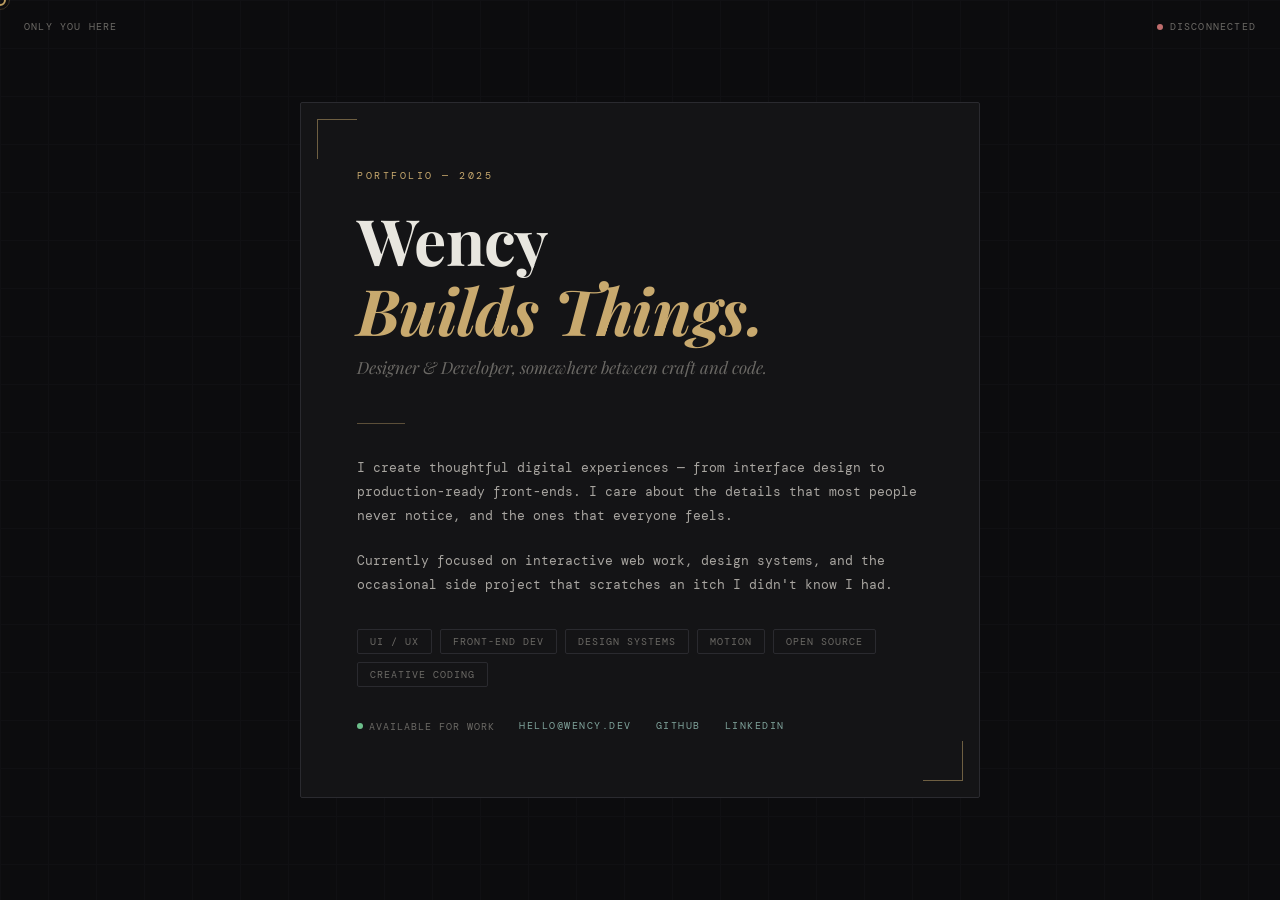
<file: index.html>
<!DOCTYPE html>
<html lang="en">
<head>
  <meta charset="UTF-8" />
  <meta name="viewport" content="width=device-width, initial-scale=1.0" />
  <title>Wency — Portfolio</title>
  <link rel="preconnect" href="https://fonts.googleapis.com" />
  <link href="https://fonts.googleapis.com/css2?family=Playfair+Display:ital,wght@0,400;0,700;1,400&family=DM+Mono:wght@300;400&display=swap" rel="stylesheet" />

  <style>
    /* ─── RESET & BASE ─────────────────────────────────────── */
    *, *::before, *::after { box-sizing: border-box; margin: 0; padding: 0; }

    :root {
      --bg:       #0c0c0e;
      --surface:  #141416;
      --border:   #2a2a2f;
      --text:     #e8e6df;
      --muted:    #6b6965;
      --accent:   #c8a96e;
      --accent2:  #7fa39b;
      --font-display: 'Playfair Display', Georgia, serif;
      --font-mono:    'DM Mono', monospace;
    }

    html, body {
      height: 100%;
      background: var(--bg);
      color: var(--text);
      font-family: var(--font-mono);
      cursor: none;           /* hide native cursor so our custom one shines */
      overflow-x: hidden;
    }

    /* ─── CUSTOM LOCAL CURSOR ─────────────────────────────── */
    #local-cursor {
      position: fixed;
      width: 12px;
      height: 12px;
      border: 2px solid var(--accent);
      border-radius: 50%;
      pointer-events: none;
      z-index: 9999;
      transform: translate(-50%, -50%);
      transition: transform 0.06s ease;
      mix-blend-mode: difference;
    }
    #local-cursor::after {
      content: '';
      position: absolute;
      inset: -6px;
      border-radius: 50%;
      border: 1px solid rgba(200,169,110,0.25);
      animation: pulse 2s infinite;
    }
    @keyframes pulse {
      0%, 100% { transform: scale(1); opacity: 1; }
      50%       { transform: scale(1.6); opacity: 0; }
    }

    /* ─── REMOTE CURSORS ──────────────────────────────────── */
    .remote-cursor {
      position: fixed;
      pointer-events: none;
      z-index: 9998;
      transform: translate(-50%, -50%);
      transition: left 0.08s linear, top 0.08s linear;
    }
    .remote-cursor .dot {
      width: 10px;
      height: 10px;
      border-radius: 50%;
      display: block;
    }
    .remote-cursor .label {
      font-family: var(--font-mono);
      font-size: 10px;
      letter-spacing: 0.04em;
      margin-top: 4px;
      white-space: nowrap;
      opacity: 0.85;
    }

    /* ─── NOTIFICATIONS ───────────────────────────────────── */
    #notif-area {
      position: fixed;
      bottom: 24px;
      left: 24px;
      z-index: 9997;
      display: flex;
      flex-direction: column-reverse;
      gap: 8px;
    }
    .notif {
      font-size: 11px;
      font-family: var(--font-mono);
      color: var(--muted);
      background: var(--surface);
      border: 1px solid var(--border);
      padding: 6px 12px;
      border-radius: 4px;
      animation: fadeIn 0.3s ease forwards;
      opacity: 0;
    }
    @keyframes fadeIn {
      to { opacity: 1; }
    }

    /* ─── CONNECTION STATUS ───────────────────────────────── */
    #status {
      position: fixed;
      top: 20px;
      right: 24px;
      font-size: 10px;
      letter-spacing: 0.12em;
      text-transform: uppercase;
      color: var(--muted);
      display: flex;
      align-items: center;
      gap: 7px;
    }
    #status-dot {
      width: 6px; height: 6px;
      border-radius: 50%;
      background: #555;
      transition: background 0.4s;
    }
    #status-dot.connected    { background: #6dbf8b; }
    #status-dot.disconnected { background: #bf6d6d; }

    /* ─── VISITOR COUNT ───────────────────────────────────── */
    #visitor-count {
      position: fixed;
      top: 20px;
      left: 24px;
      font-size: 10px;
      letter-spacing: 0.12em;
      text-transform: uppercase;
      color: var(--muted);
    }

    /* ─── MAIN PAGE LAYOUT ────────────────────────────────── */
    main {
      min-height: 100vh;
      display: grid;
      place-items: center;
      padding: 40px 24px;
    }

    .card {
      max-width: 680px;
      width: 100%;
      background: var(--surface);
      border: 1px solid var(--border);
      border-radius: 2px;
      padding: 64px 56px;
      position: relative;
      overflow: hidden;
    }

    /* decorative corner lines */
    .card::before, .card::after {
      content: '';
      position: absolute;
      width: 40px; height: 40px;
      border-color: var(--accent);
      border-style: solid;
      opacity: 0.5;
    }
    .card::before { top: 16px; left: 16px; border-width: 1px 0 0 1px; }
    .card::after  { bottom: 16px; right: 16px; border-width: 0 1px 1px 0; }

    .eyebrow {
      font-size: 10px;
      letter-spacing: 0.25em;
      text-transform: uppercase;
      color: var(--accent);
      margin-bottom: 20px;
    }

    h1 {
      font-family: var(--font-display);
      font-size: clamp(2.6rem, 6vw, 4rem);
      font-weight: 700;
      line-height: 1.08;
      letter-spacing: -0.01em;
      color: var(--text);
      margin-bottom: 8px;
    }
    h1 em {
      font-style: italic;
      color: var(--accent);
    }

    .tagline {
      font-family: var(--font-display);
      font-style: italic;
      font-size: 1.05rem;
      color: var(--muted);
      margin-bottom: 40px;
    }

    .divider {
      width: 48px;
      height: 1px;
      background: var(--accent);
      opacity: 0.4;
      margin-bottom: 32px;
    }

    p {
      font-size: 0.82rem;
      line-height: 1.85;
      color: #a8a5a0;
      margin-bottom: 20px;
    }

    /* ─── WORK PILLS ──────────────────────────────────────── */
    .tags {
      display: flex;
      flex-wrap: wrap;
      gap: 8px;
      margin: 32px 0;
    }
    .tag {
      font-size: 10px;
      letter-spacing: 0.1em;
      text-transform: uppercase;
      border: 1px solid var(--border);
      padding: 5px 12px;
      border-radius: 2px;
      color: var(--muted);
      transition: color 0.2s, border-color 0.2s;
    }
    .tag:hover { color: var(--accent); border-color: var(--accent); }

    /* ─── CONTACT ─────────────────────────────────────────── */
    .contact {
      display: flex;
      gap: 24px;
      align-items: center;
      flex-wrap: wrap;
    }
    .contact a {
      font-size: 10px;
      letter-spacing: 0.15em;
      text-transform: uppercase;
      color: var(--accent2);
      text-decoration: none;
      border-bottom: 1px solid transparent;
      transition: border-color 0.2s;
    }
    .contact a:hover { border-color: var(--accent2); }

    .availability {
      font-size: 10px;
      letter-spacing: 0.1em;
      text-transform: uppercase;
      color: var(--muted);
      display: flex;
      align-items: center;
      gap: 6px;
    }
    .avail-dot {
      width: 6px; height: 6px;
      border-radius: 50%;
      background: #6dbf8b;
      animation: pulse 2s infinite;
    }

    /* ─── GRID DECORATION ─────────────────────────────────── */
    .bg-grid {
      position: fixed;
      inset: 0;
      background-image:
        linear-gradient(var(--border) 1px, transparent 1px),
        linear-gradient(90deg, var(--border) 1px, transparent 1px);
      background-size: 48px 48px;
      opacity: 0.18;
      pointer-events: none;
      z-index: 0;
    }

    main { position: relative; z-index: 1; }
  </style>
</head>
<body>

  <!-- Subtle background grid -->
  <div class="bg-grid"></div>

  <!-- Local cursor indicator -->
  <div id="local-cursor"></div>

  <!-- Status indicators -->
  <div id="status"><div id="status-dot"></div><span id="status-text">connecting</span></div>
  <div id="visitor-count">0 visitors</div>

  <!-- Notifications for join/leave -->
  <div id="notif-area"></div>

  <!-- Main page content -->
  <main>
    <div class="card">
      <p class="eyebrow">Portfolio — 2025</p>
      <h1>Wency<br><em>Builds Things.</em></h1>
      <p class="tagline">Designer &amp; Developer, somewhere between craft and code.</p>

      <div class="divider"></div>

      <p>
        I create thoughtful digital experiences — from interface design to production-ready
        front-ends. I care about the details that most people never notice, and the ones
        that everyone feels.
      </p>
      <p>
        Currently focused on interactive web work, design systems, and the occasional
        side project that scratches an itch I didn't know I had.
      </p>

      <div class="tags">
        <span class="tag">UI / UX</span>
        <span class="tag">Front-End Dev</span>
        <span class="tag">Design Systems</span>
        <span class="tag">Motion</span>
        <span class="tag">Open Source</span>
        <span class="tag">Creative Coding</span>
      </div>

      <div class="contact">
        <span class="availability"><span class="avail-dot"></span>Available for work</span>
        <a href="mailto:hello@wency.dev">hello@wency.dev</a>
        <a href="#">GitHub</a>
        <a href="#">LinkedIn</a>
      </div>
    </div>
  </main>

  <script>
    // ─────────────────────────────────────────────────────────
    //  REAL-TIME CURSOR SHARING via WebSocket (echo.websocket.org)
    //
    //  How it works:
    //  1. Each visitor generates a unique ID and a random colour.
    //  2. On mousemove, we broadcast a JSON message with our ID,
    //     name, colour, and normalised x/y position (0–1 range).
    //  3. Because echo.websocket.org reflects every message back to
    //     ALL connected clients, every other tab/browser receives it.
    //  4. We render received cursors as coloured dots with labels.
    //  5. When a tab disconnects, we send a "leave" message so
    //     others can remove that cursor and show a notification.
    // ─────────────────────────────────────────────────────────

    /* ── Unique identity for this visitor ── */
    const ME = {
      id:    crypto.randomUUID(),                          // unique per tab
      name:  'visitor_' + Math.random().toString(36).slice(2, 6), // random label
      color: `hsl(${Math.floor(Math.random() * 360)}, 70%, 65%)`, // random hue
    };

    /* ── State ── */
    const remoteCursors = {};   // { [id]: { el, lastSeen } }
    let ws = null;
    let reconnectTimer = null;

    /* ── DOM refs ── */
    const localCursorEl  = document.getElementById('local-cursor');
    const statusDot      = document.getElementById('status-dot');
    const statusText     = document.getElementById('status-text');
    const visitorCount   = document.getElementById('visitor-count');
    const notifArea      = document.getElementById('notif-area');

    /* ── Move our custom cursor dot ── */
    document.addEventListener('mousemove', e => {
      localCursorEl.style.left = e.clientX + 'px';
      localCursorEl.style.top  = e.clientY  + 'px';
      broadcastCursor(e.clientX, e.clientY);
    });

    /* ── Broadcast position as normalised coords (0–1) ──────
       Using normalised values means cursors map correctly even
       if visitors have different screen sizes.                 */
    function broadcastCursor(px, py) {
      if (!ws || ws.readyState !== WebSocket.OPEN) return;
      const msg = {
        type:  'move',
        id:    ME.id,
        name:  ME.name,
        color: ME.color,
        x:     px / window.innerWidth,    // normalise to 0–1
        y:     py / window.innerHeight,
      };
      ws.send(JSON.stringify(msg));
    }

    /* ── Send a "leave" beacon when the tab is closed ── */
    window.addEventListener('beforeunload', () => {
      if (ws && ws.readyState === WebSocket.OPEN) {
        ws.send(JSON.stringify({ type: 'leave', id: ME.id, name: ME.name }));
      }
    });

    /* ── WebSocket connection & reconnection ── */
    function connect() {
      setStatus('connecting');
      ws = new WebSocket('wss://echo.websocket.org');

      ws.addEventListener('open', () => {
        setStatus('connected');
        // Announce our arrival
        ws.send(JSON.stringify({ type: 'join', id: ME.id, name: ME.name, color: ME.color }));
      });

      ws.addEventListener('message', e => {
        let msg;
        try { msg = JSON.parse(e.data); } catch { return; }

        // Ignore our own messages (the server echoes them back to us too)
        if (msg.id === ME.id) return;

        if (msg.type === 'move') {
          handleRemoteMove(msg);
        } else if (msg.type === 'join') {
          showNotif(`✦ ${msg.name} joined`);
        } else if (msg.type === 'leave') {
          handleRemoteLeave(msg);
        }
      });

      ws.addEventListener('close', () => {
        setStatus('disconnected');
        // Auto-reconnect after 3 s
        reconnectTimer = setTimeout(connect, 3000);
      });

      ws.addEventListener('error', () => ws.close());
    }

    /* ── Render / update a remote cursor ── */
    function handleRemoteMove(msg) {
      if (!remoteCursors[msg.id]) {
        // First time we see this visitor: create a cursor element
        const el = document.createElement('div');
        el.className = 'remote-cursor';
        el.innerHTML = `
          <span class="dot" style="background:${msg.color}"></span>
          <span class="label" style="color:${msg.color}">${msg.name}</span>
        `;
        document.body.appendChild(el);
        remoteCursors[msg.id] = { el };
      }

      // Convert normalised coords back to pixels for this viewport
      const px = msg.x * window.innerWidth;
      const py = msg.y * window.innerHeight;
      const el = remoteCursors[msg.id].el;
      el.style.left = px + 'px';
      el.style.top  = py + 'px';

      updateVisitorCount();
    }

    /* ── Remove a cursor when visitor leaves ── */
    function handleRemoteLeave(msg) {
      if (remoteCursors[msg.id]) {
        remoteCursors[msg.id].el.remove();
        delete remoteCursors[msg.id];
        showNotif(`◌ ${msg.name} left`);
        updateVisitorCount();
      }
    }

    /* ── Stale cursor cleanup (in case "leave" was never received) ── */
    setInterval(() => {
      // If we haven't heard from a cursor in 15 s, quietly remove it
      // (In this simple demo we don't timestamp, so just check count integrity)
      updateVisitorCount();
    }, 5000);

    /* ── Update visitor count badge ── */
    function updateVisitorCount() {
      const n = Object.keys(remoteCursors).length;
      visitorCount.textContent = n === 0
        ? 'Only you here'
        : `${n} other visitor${n > 1 ? 's' : ''} here`;
    }

    /* ── Connection status UI ── */
    function setStatus(state) {
      statusDot.className = state;
      statusText.textContent = state;
    }

    /* ── Join/leave toast notifications ── */
    function showNotif(text) {
      const el = document.createElement('div');
      el.className = 'notif';
      el.textContent = text;
      notifArea.prepend(el);
      // Auto-remove after 4 s
      setTimeout(() => {
        el.style.transition = 'opacity 0.4s';
        el.style.opacity = '0';
        setTimeout(() => el.remove(), 400);
      }, 4000);
    }

    /* ── Boot ── */
    connect();
    updateVisitorCount();
  </script>
</body>
</html>
</file>
